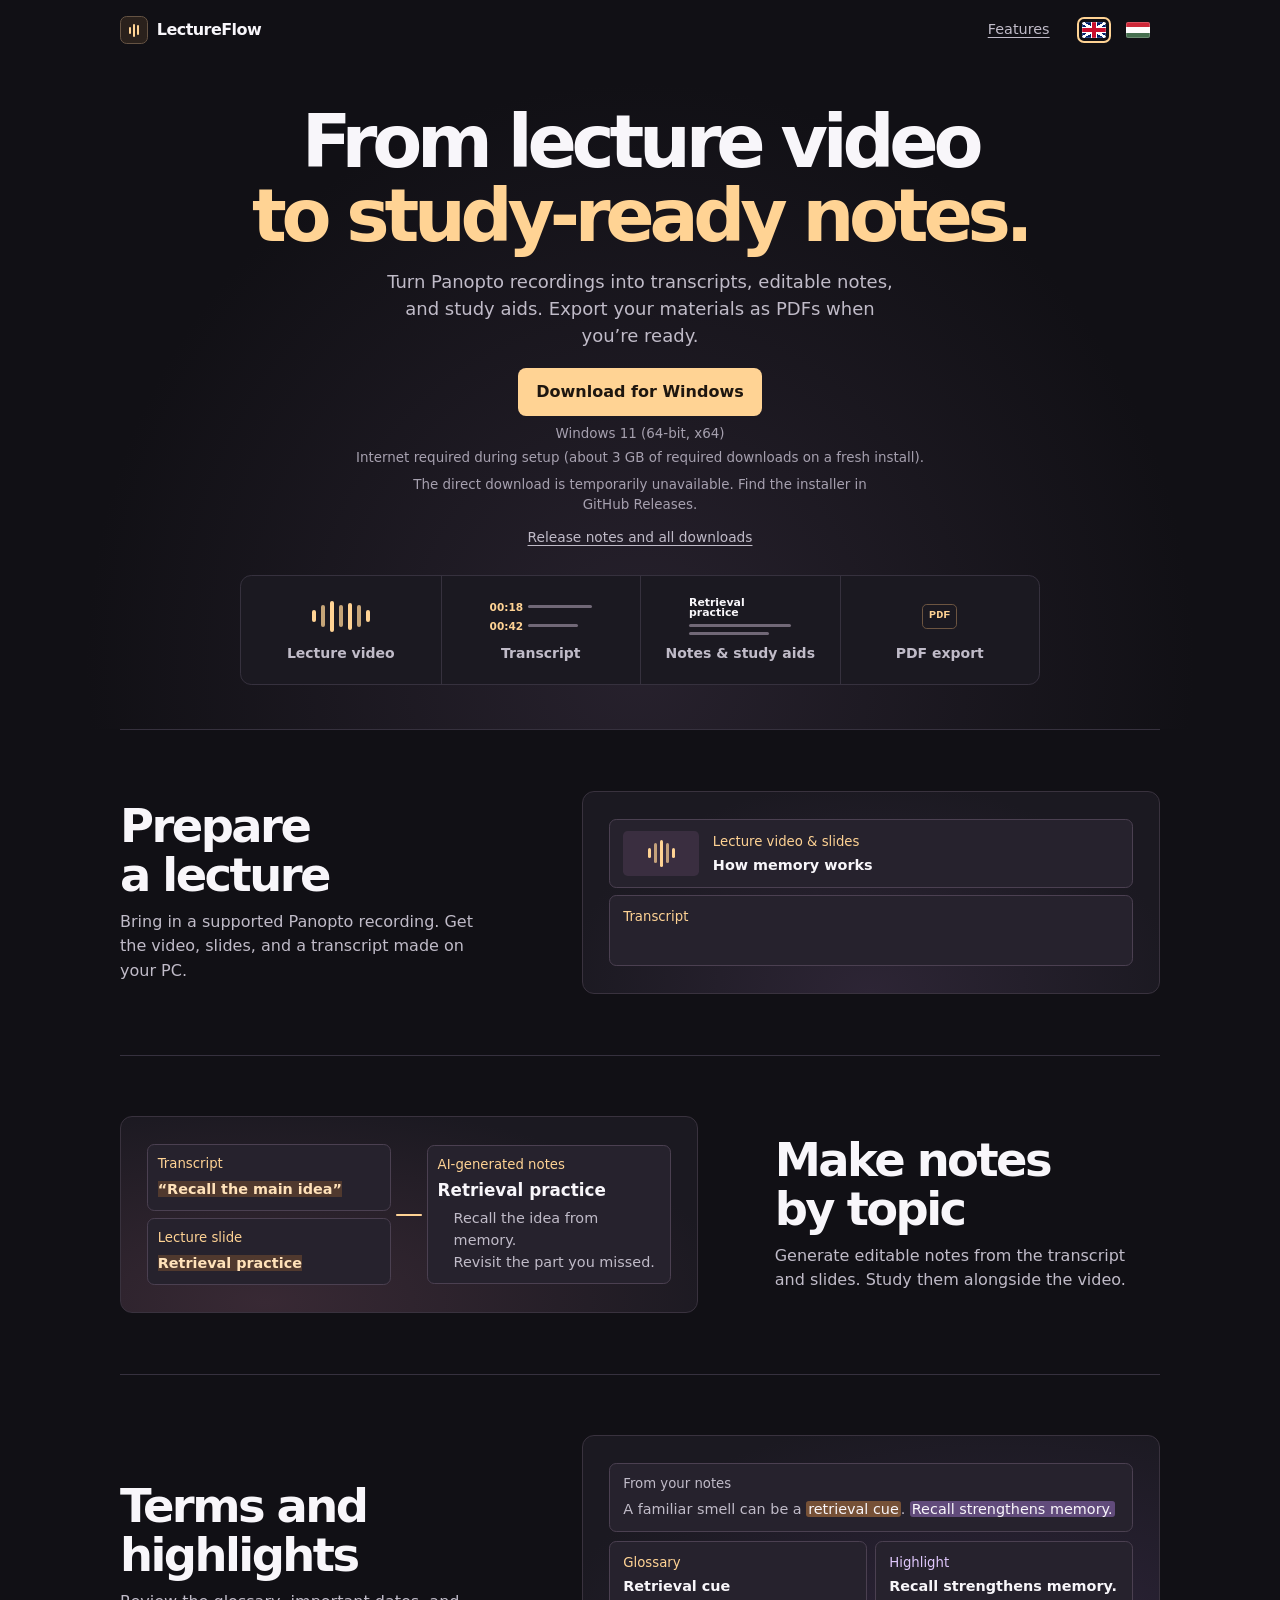
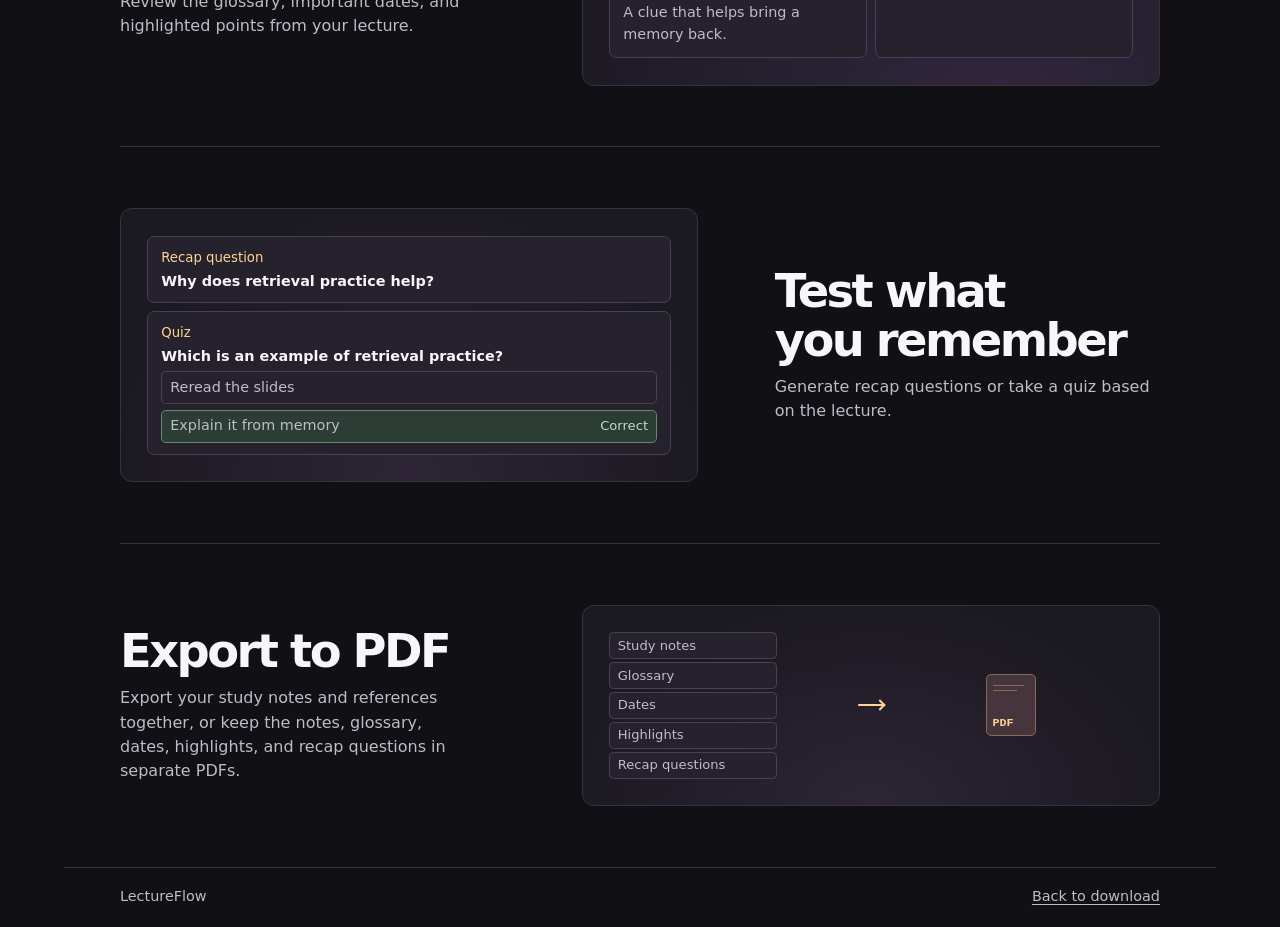
<file: docs/index.html>
<!doctype html>
<html lang="en">
<head>
  <meta charset="utf-8">
  <meta name="viewport" content="width=device-width, initial-scale=1">
  <meta name="description" content="Turn Panopto recordings into transcripts, editable notes, and study aids. Export your materials as PDFs when you’re ready.">
  <title>LectureFlow — From lecture video to study-ready notes</title>
  <link rel="alternate" hreflang="en" href="./">
  <link rel="alternate" hreflang="hu" href="./hu/">
  <link rel="stylesheet" href="./style.css">
  <link rel="preconnect" href="https://raw.githubusercontent.com" crossorigin>
  <script type="module" src="./download.js"></script>
</head>
<body id="lf-study-landing">
  <header class="lf-site-header lf-wrap">
    <span class="lf-brand"><span class="lf-mark" aria-hidden="true"><i></i><i></i><i></i></span>LectureFlow</span>
    <nav aria-label="Page navigation">
      <a class="lf-features-link" href="#lf-study-workflow">Features</a>
      <div class="lf-languages" role="group" aria-label="Language">
        <a href="./" hreflang="en" lang="en" aria-label="English" aria-current="page"><span class="lf-flag lf-flag-en" aria-hidden="true"></span></a>
        <a href="./hu/" hreflang="hu" lang="hu" aria-label="Magyar" aria-current="false"><span class="lf-flag lf-flag-hu" aria-hidden="true"></span></a>
      </div>
    </nav>
  </header>

  <main>
    <section id="lf-study-download" class="lf-hero lf-wrap" aria-labelledby="lf-study-title">
      <div class="lf-hero-copy">
        <h1 id="lf-study-title">From lecture video<br class="lf-desktop-break"> <span>to study-ready notes.</span></h1>
        <p>Turn Panopto recordings into transcripts, editable notes, and study aids. Export your materials as PDFs when you’re ready.</p>
        <a class="lf-download" data-download inert href="https://github.com/tamasmaul1/LectureFlow-releases/releases">Download for Windows</a>
        <p class="lf-compatibility">Windows 11 (64-bit, x64)<span data-release-info></span></p>
        <p class="lf-install-note">Internet required during setup (about 3 GB of required downloads on a fresh install).</p>
        <p class="lf-download-status" data-download-status data-unavailable="The direct download is temporarily unavailable. Find the installer in GitHub Releases." role="status" hidden></p>
        <noscript><p class="lf-download-status">Find the Windows installer using the release link below.</p></noscript>
        <a class="lf-release" href="https://github.com/tamasmaul1/LectureFlow-releases/releases">Release notes and all downloads</a>
      </div>

      <ol class="lf-stages" aria-label="Lecture preparation and study workflow">
        <li><div class="lf-stage-art lf-stage-video" aria-hidden="true"><span></span><span></span><span></span><span></span><span></span><span></span><span></span></div><span>Lecture video</span></li>
        <li><div class="lf-stage-art lf-stage-lines" aria-hidden="true"><span>00:18</span><i></i><span>00:42</span><i></i></div><span>Transcript</span></li>
        <li><div class="lf-stage-art lf-stage-notes" aria-hidden="true"><strong>Retrieval practice</strong><i></i><i></i></div><span>Notes &amp; study aids</span></li>
        <li><div class="lf-stage-art lf-stage-export" aria-hidden="true"><span>PDF</span></div><span>PDF export</span></li>
      </ol>
    </section>

    <section id="lf-study-workflow" class="lf-features lf-wrap" aria-label="Features">
      <article class="lf-feature">
        <div class="lf-feature-copy">
          <h2>Prepare a lecture</h2>
          <p>Bring in a supported Panopto recording. Get the video, slides, and a transcript made on your PC.</p>
        </div>
        <figure class="lf-visual lf-visual-prep" aria-label="Sample lecture video and timestamped transcript">
          <div class="lf-video-sample">
            <div class="lf-video-slide" aria-hidden="true"><span></span><span></span><span></span><span></span><span></span></div>
            <div><span class="lf-visual-label">Lecture video &amp; slides</span><strong>How memory works</strong></div>
          </div>
          <div class="lf-transcript-sample"><span class="lf-visual-label">Transcript</span><p><time datetime="PT12M48S">12:48</time> “Try recalling the main idea from memory.”</p></div>
        </figure>
      </article>

      <article class="lf-feature">
        <div class="lf-feature-copy">
          <h2>Make notes by topic</h2>
          <p>Generate editable notes from the transcript and slides. Study them alongside the video.</p>
        </div>
        <figure class="lf-visual lf-visual-notes" aria-label="The transcript and slides are used to generate editable topic notes">
          <div class="lf-note-inputs">
            <div class="lf-note-input"><span class="lf-visual-label">Transcript</span><strong class="lf-source-highlight">“Recall the main idea”</strong></div>
            <div class="lf-note-input"><span class="lf-visual-label">Lecture slide</span><strong class="lf-source-highlight">Retrieval practice</strong></div>
          </div>
          <div class="lf-flow-line" aria-hidden="true"><span></span></div>
          <div class="lf-note-sample">
            <span class="lf-visual-label">AI-generated notes</span>
            <strong>Retrieval practice</strong>
            <ul><li class="lf-note-line">Recall the idea from memory.</li><li class="lf-note-line">Revisit the part you missed.</li></ul>
          </div>
        </figure>
      </article>

      <article class="lf-feature">
        <div class="lf-feature-copy">
          <h2>Terms and highlights</h2>
          <p>Review the glossary, important dates, and highlighted points from your lecture.</p>
        </div>
        <figure class="lf-visual lf-visual-aids" aria-label="A term from the notes gets a definition and a key sentence is saved as a highlight">
          <div class="lf-aid-source">
            <span class="lf-visual-label">From your notes</span>
            <p>A familiar smell can be a <mark class="lf-aid-term">retrieval cue</mark>. <mark class="lf-aid-point">Recall strengthens memory.</mark></p>
          </div>
          <div class="lf-aid-sample lf-aid-entry"><span class="lf-visual-label">Glossary</span><strong>Retrieval cue</strong><p>A clue that helps bring a memory back.</p></div>
          <div class="lf-aid-sample lf-aid-entry lf-aid-highlight"><span class="lf-visual-label">Highlight</span><strong>Recall strengthens memory.</strong></div>
        </figure>
      </article>

      <article class="lf-feature">
        <div class="lf-feature-copy">
          <h2>Test what you remember</h2>
          <p>Generate recap questions or take a quiz based on the lecture.</p>
        </div>
        <figure class="lf-visual lf-visual-test" aria-label="An open-ended recap question and a correctly answered quiz question">
          <div class="lf-aid-sample lf-recap-sample"><span class="lf-visual-label">Recap question</span><strong>Why does retrieval practice help?</strong></div>
          <div class="lf-aid-sample lf-quiz-sample">
            <span class="lf-visual-label">Quiz</span><strong>Which is an example of retrieval practice?</strong>
            <div class="lf-quiz-choice lf-quiz-other">Reread the slides</div>
            <div class="lf-quiz-choice"><span>Explain it from memory</span><span class="lf-quiz-result">Correct</span></div>
          </div>
        </figure>
      </article>

      <article class="lf-feature">
        <div class="lf-feature-copy">
          <h2>Export to PDF</h2>
          <p>Export your study notes and references together, or keep the notes, glossary, dates, highlights, and recap questions in separate PDFs.</p>
        </div>
        <figure class="lf-visual lf-visual-export" aria-label="Study notes and reference sections collect into a PDF document">
          <ul class="lf-export-parts" aria-label="Contents"><li>Study notes</li><li>Glossary</li><li>Dates</li><li>Highlights</li><li>Recap questions</li></ul>
          <div class="lf-flow-line" aria-hidden="true"><span></span></div>
          <div class="lf-export-file"><span class="lf-paper" aria-hidden="true"><b>PDF</b></span></div>
        </figure>
      </article>
    </section>
  </main>

  <footer class="lf-footer lf-wrap"><span>LectureFlow</span><a href="#lf-study-download">Back to download</a></footer>
</body>
</html>
</file>
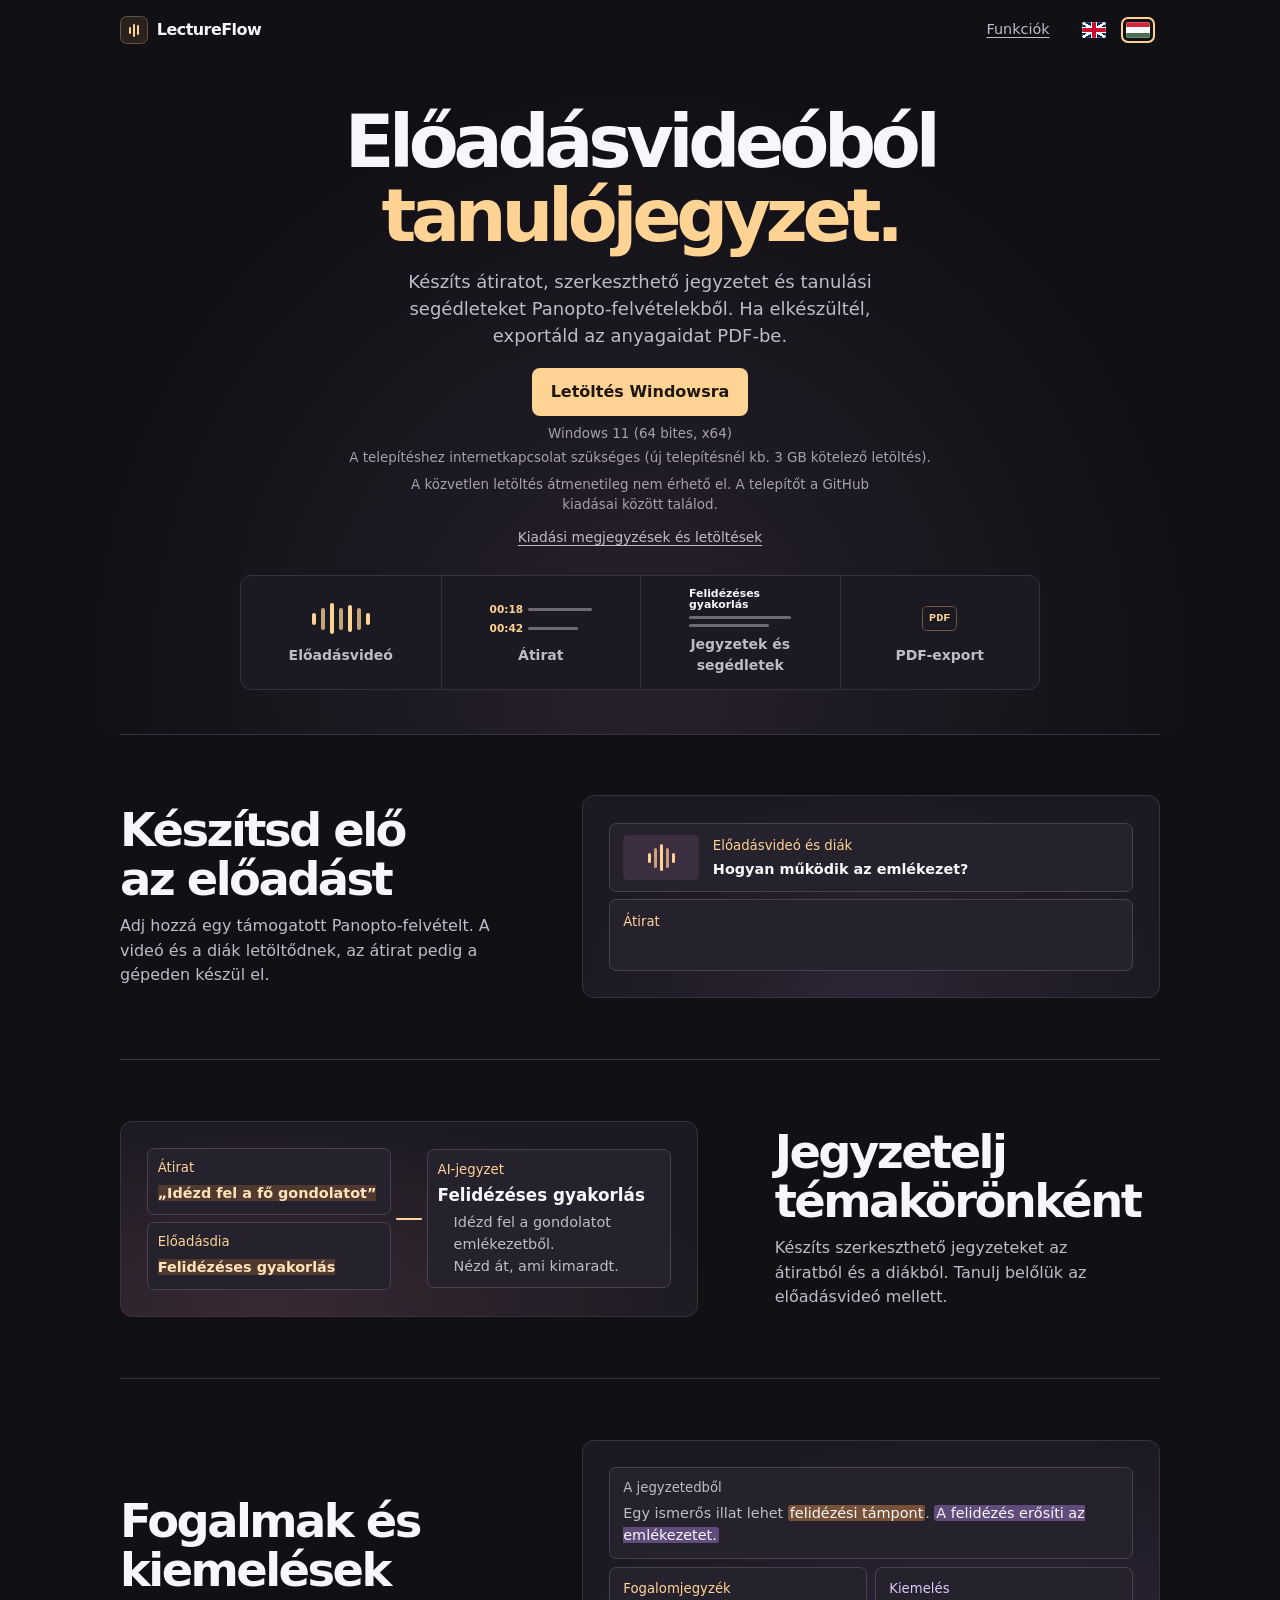
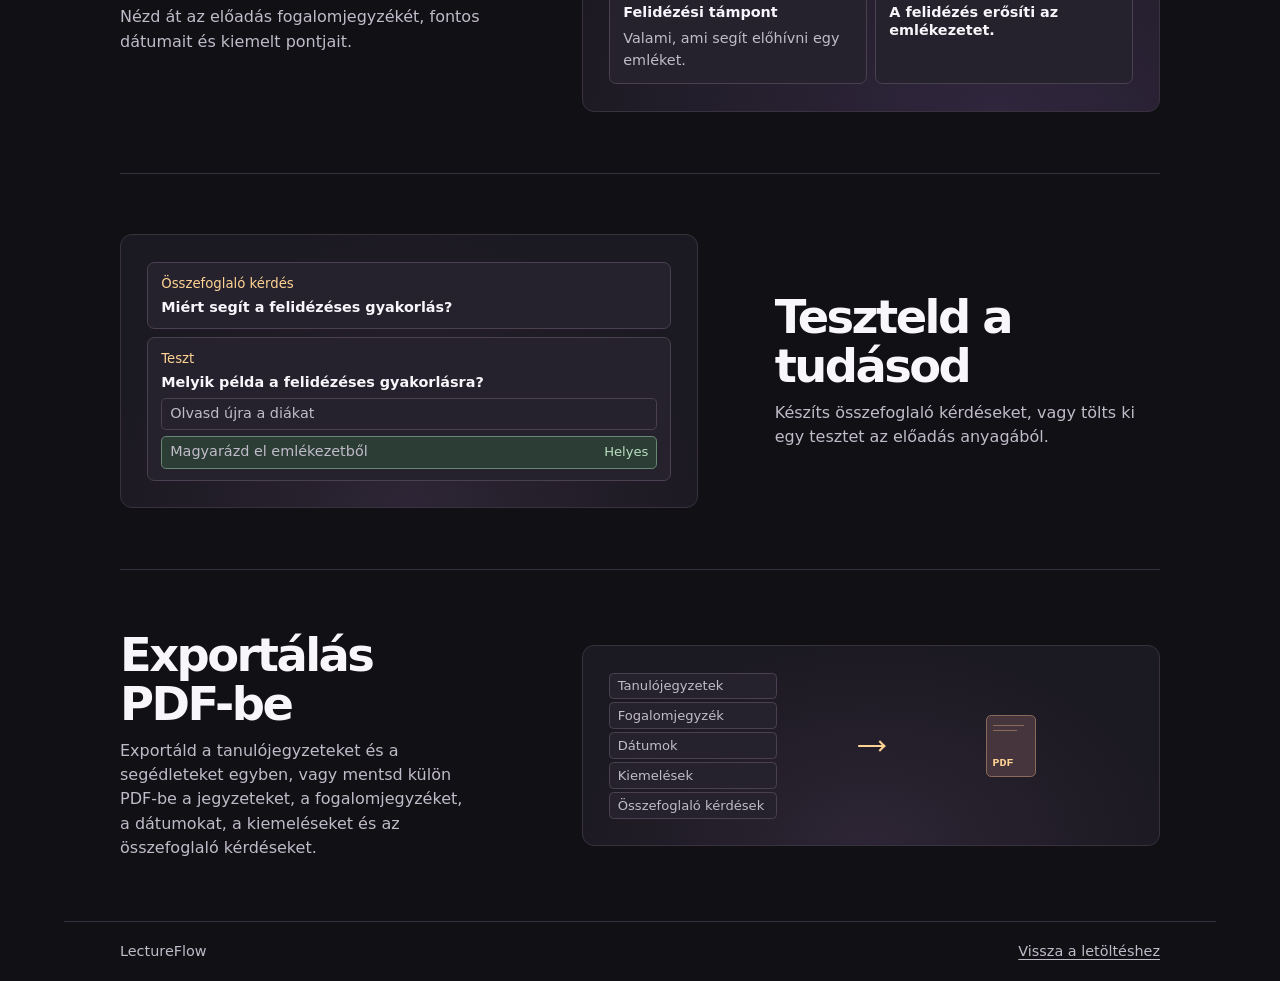
<file: docs/hu/index.html>
<!doctype html>
<html lang="hu">
<head>
  <meta charset="utf-8">
  <meta name="viewport" content="width=device-width, initial-scale=1">
  <meta name="description" content="Készíts átiratot, szerkeszthető jegyzetet és tanulási segédleteket Panopto-felvételekből. Ha elkészültél, exportáld az anyagaidat PDF-be.">
  <title>LectureFlow — Előadásvideóból tanulójegyzet</title>
  <link rel="alternate" hreflang="en" href="../">
  <link rel="alternate" hreflang="hu" href="./">
  <link rel="stylesheet" href="../style.css">
  <link rel="preconnect" href="https://raw.githubusercontent.com" crossorigin>
  <script type="module" src="../download.js"></script>
</head>
<body id="lf-study-landing">
  <header class="lf-site-header lf-wrap">
    <span class="lf-brand"><span class="lf-mark" aria-hidden="true"><i></i><i></i><i></i></span>LectureFlow</span>
    <nav aria-label="Oldalnavigáció">
      <a class="lf-features-link" href="#lf-study-workflow">Funkciók</a>
      <div class="lf-languages" role="group" aria-label="Nyelv">
        <a href="../" hreflang="en" lang="en" aria-label="English" aria-current="false"><span class="lf-flag lf-flag-en" aria-hidden="true"></span></a>
        <a href="./" hreflang="hu" lang="hu" aria-label="Magyar" aria-current="page"><span class="lf-flag lf-flag-hu" aria-hidden="true"></span></a>
      </div>
    </nav>
  </header>

  <main>
    <section id="lf-study-download" class="lf-hero lf-wrap" aria-labelledby="lf-study-title">
      <div class="lf-hero-copy">
        <h1 id="lf-study-title">Előadásvideóból<br class="lf-desktop-break"> <span>tanulójegyzet.</span></h1>
        <p>Készíts átiratot, szerkeszthető jegyzetet és tanulási segédleteket Panopto-felvételekből. Ha elkészültél, exportáld az anyagaidat PDF-be.</p>
        <a class="lf-download" data-download inert href="https://github.com/tamasmaul1/LectureFlow-releases/releases">Letöltés Windowsra</a>
        <p class="lf-compatibility">Windows 11 (64 bites, x64)<span data-release-info></span></p>
        <p class="lf-install-note">A telepítéshez internetkapcsolat szükséges (új telepítésnél kb. 3 GB kötelező letöltés).</p>
        <p class="lf-download-status" data-download-status data-unavailable="A közvetlen letöltés átmenetileg nem érhető el. A telepítőt a GitHub kiadásai között találod." role="status" hidden></p>
        <noscript><p class="lf-download-status">A Windows-telepítőt az alábbi kiadási linken találod.</p></noscript>
        <a class="lf-release" href="https://github.com/tamasmaul1/LectureFlow-releases/releases">Kiadási megjegyzések és letöltések</a>
      </div>

      <ol class="lf-stages" aria-label="Az előadás előkészítésétől a tanulásig">
        <li><div class="lf-stage-art lf-stage-video" aria-hidden="true"><span></span><span></span><span></span><span></span><span></span><span></span><span></span></div><span>Előadásvideó</span></li>
        <li><div class="lf-stage-art lf-stage-lines" aria-hidden="true"><span>00:18</span><i></i><span>00:42</span><i></i></div><span>Átirat</span></li>
        <li><div class="lf-stage-art lf-stage-notes" aria-hidden="true"><strong>Felidézéses gyakorlás</strong><i></i><i></i></div><span>Jegyzetek és segédletek</span></li>
        <li><div class="lf-stage-art lf-stage-export" aria-hidden="true"><span>PDF</span></div><span>PDF-export</span></li>
      </ol>
    </section>

    <section id="lf-study-workflow" class="lf-features lf-wrap" aria-label="Funkciók">
      <article class="lf-feature">
        <div class="lf-feature-copy">
          <h2>Készítsd elő az előadást</h2>
          <p>Adj hozzá egy támogatott Panopto-felvételt. A videó és a diák letöltődnek, az átirat pedig a gépeden készül el.</p>
        </div>
        <figure class="lf-visual lf-visual-prep" aria-label="Példa előadásvideóra és időbélyeges átiratra">
          <div class="lf-video-sample">
            <div class="lf-video-slide" aria-hidden="true"><span></span><span></span><span></span><span></span><span></span></div>
            <div><span class="lf-visual-label">Előadásvideó és diák</span><strong>Hogyan működik az emlékezet?</strong></div>
          </div>
          <div class="lf-transcript-sample"><span class="lf-visual-label">Átirat</span><p><time datetime="PT12M48S">12:48</time> „Próbáld meg emlékezetből felidézni a fő gondolatot.”</p></div>
        </figure>
      </article>

      <article class="lf-feature">
        <div class="lf-feature-copy">
          <h2>Jegyzetelj témakörönként</h2>
          <p>Készíts szerkeszthető jegyzeteket az átiratból és a diákból. Tanulj belőlük az előadásvideó mellett.</p>
        </div>
        <figure class="lf-visual lf-visual-notes" aria-label="Az átirat és a diák alapján szerkeszthető jegyzet készül témakörönként">
          <div class="lf-note-inputs">
            <div class="lf-note-input"><span class="lf-visual-label">Átirat</span><strong class="lf-source-highlight">„Idézd fel a fő gondolatot”</strong></div>
            <div class="lf-note-input"><span class="lf-visual-label">Előadásdia</span><strong class="lf-source-highlight">Felidézéses gyakorlás</strong></div>
          </div>
          <div class="lf-flow-line" aria-hidden="true"><span></span></div>
          <div class="lf-note-sample">
            <span class="lf-visual-label">AI-jegyzet</span>
            <strong>Felidézéses gyakorlás</strong>
            <ul><li class="lf-note-line">Idézd fel a gondolatot emlékezetből.</li><li class="lf-note-line">Nézd át, ami kimaradt.</li></ul>
          </div>
        </figure>
      </article>

      <article class="lf-feature">
        <div class="lf-feature-copy">
          <h2>Fogalmak és kiemelések</h2>
          <p>Nézd át az előadás fogalomjegyzékét, fontos dátumait és kiemelt pontjait.</p>
        </div>
        <figure class="lf-visual lf-visual-aids" aria-label="Egy fogalom magyarázatot kap, egy fontos mondat pedig a kiemelések közé kerül">
          <div class="lf-aid-source">
            <span class="lf-visual-label">A jegyzetedből</span>
            <p>Egy ismerős illat lehet <mark class="lf-aid-term">felidézési támpont</mark>. <mark class="lf-aid-point">A felidézés erősíti az emlékezetet.</mark></p>
          </div>
          <div class="lf-aid-sample lf-aid-entry"><span class="lf-visual-label">Fogalomjegyzék</span><strong>Felidézési támpont</strong><p>Valami, ami segít előhívni egy emléket.</p></div>
          <div class="lf-aid-sample lf-aid-entry lf-aid-highlight"><span class="lf-visual-label">Kiemelés</span><strong>A felidézés erősíti az emlékezetet.</strong></div>
        </figure>
      </article>

      <article class="lf-feature">
        <div class="lf-feature-copy">
          <h2>Teszteld a tudásod</h2>
          <p>Készíts összefoglaló kérdéseket, vagy tölts ki egy tesztet az előadás anyagából.</p>
        </div>
        <figure class="lf-visual lf-visual-test" aria-label="Nyitott összefoglaló kérdés és helyesen megválaszolt tesztkérdés">
          <div class="lf-aid-sample lf-recap-sample"><span class="lf-visual-label">Összefoglaló kérdés</span><strong>Miért segít a felidézéses gyakorlás?</strong></div>
          <div class="lf-aid-sample lf-quiz-sample">
            <span class="lf-visual-label">Teszt</span><strong>Melyik példa a felidézéses gyakorlásra?</strong>
            <div class="lf-quiz-choice lf-quiz-other">Olvasd újra a diákat</div>
            <div class="lf-quiz-choice"><span>Magyarázd el emlékezetből</span><span class="lf-quiz-result">Helyes</span></div>
          </div>
        </figure>
      </article>

      <article class="lf-feature">
        <div class="lf-feature-copy">
          <h2>Exportálás PDF-be</h2>
          <p>Exportáld a tanulójegyzeteket és a segédleteket egyben, vagy mentsd külön PDF-be a jegyzeteket, a fogalomjegyzéket, a dátumokat, a kiemeléseket és az összefoglaló kérdéseket.</p>
        </div>
        <figure class="lf-visual lf-visual-export" aria-label="A tanulójegyzetek és a segédletek egy PDF-dokumentumba kerülnek">
          <ul class="lf-export-parts" aria-label="Tartalom"><li>Tanulójegyzetek</li><li>Fogalomjegyzék</li><li>Dátumok</li><li>Kiemelések</li><li>Összefoglaló kérdések</li></ul>
          <div class="lf-flow-line" aria-hidden="true"><span></span></div>
          <div class="lf-export-file"><span class="lf-paper" aria-hidden="true"><b>PDF</b></span></div>
        </figure>
      </article>
    </section>
  </main>

  <footer class="lf-footer lf-wrap"><span>LectureFlow</span><a href="#lf-study-download">Vissza a letöltéshez</a></footer>
</body>
</html>
</file>
<file: docs/style.css>
#lf-study-landing {
    color-scheme: dark;
    --lf-bg: #111015;
    --lf-ink: #f8f6fa;
    --lf-muted: #c0bbc8;
    --lf-dim: #a6a0af;
    --lf-accent: #ffd394;
    --lf-border: #36313e;
    --lf-panel: #1b1921;
    --lf-gutter: clamp(1rem, 5vw, 3.5rem);
    margin: 0;
    background: var(--lf-bg);
    color: var(--lf-ink);
    font: 1rem/1.52 'Segoe UI', system-ui, sans-serif;
  }
  #lf-study-landing *, #lf-study-landing *::before, #lf-study-landing *::after { box-sizing: border-box; }
  #lf-study-landing h1, #lf-study-landing h2, #lf-study-landing p, #lf-study-landing figure { margin: 0; }
  #lf-study-landing a { color: inherit; text-underline-offset: .23em; }
  #lf-study-landing a:focus-visible { outline: 2px solid var(--lf-accent); outline-offset: 4px; }
  #lf-study-landing .lf-wrap { max-width: 72rem; margin-inline: auto; padding-inline: var(--lf-gutter); }
  #lf-study-landing .lf-site-header, #lf-study-landing .lf-footer { display: flex; justify-content: space-between; align-items: center; gap: .75rem; min-height: 60px; }
  #lf-study-landing .lf-site-header a, #lf-study-landing .lf-footer a { display: inline-flex; align-items: center; min-height: 44px; color: var(--lf-muted); font-size: .9rem; }
  #lf-study-landing .lf-site-header nav { display: flex; align-items: center; gap: clamp(.4rem, 2vw, 1.4rem); }
  #lf-study-landing .lf-languages { display: flex; }
  #lf-study-landing .lf-languages a { width: 44px; justify-content: center; border-radius: .35rem; }
  #lf-study-landing .lf-languages a[aria-current="page"] .lf-flag { outline: 2px solid var(--lf-accent); outline-offset: 3px; }
  #lf-study-landing .lf-flag { width: 24px; height: 16px; box-shadow: inset 0 0 0 1px #fff3; border-radius: 2px; }
  #lf-study-landing .lf-flag-hu { background: linear-gradient(#ce2939 33.33%, #fff 33.33% 66.67%, #477050 66.67%); }
  #lf-study-landing .lf-flag-en {
    background:
      linear-gradient(90deg, transparent 43%, #c8102e 43% 57%, transparent 57%),
      linear-gradient(transparent 39%, #c8102e 39% 61%, transparent 61%),
      linear-gradient(90deg, transparent 37%, #fff 37% 63%, transparent 63%),
      linear-gradient(transparent 31%, #fff 31% 69%, transparent 69%),
      linear-gradient(33deg, transparent 45%, #fff 45% 55%, transparent 55%),
      linear-gradient(-33deg, transparent 45%, #fff 45% 55%, transparent 55%), #012169;
  }
  #lf-study-landing .lf-brand { display: inline-flex; align-items: center; gap: .55rem; font-weight: 660; letter-spacing: -.035em; }
  #lf-study-landing .lf-mark { display: flex; justify-content: center; align-items: center; gap: 2px; width: 28px; height: 28px; border: 1px solid #655343; border-radius: .42rem; background: #2a211c; color: var(--lf-accent); }
  #lf-study-landing .lf-mark i { width: 2px; height: 7px; border-radius: 3px; background: currentColor; }
  #lf-study-landing .lf-mark i:nth-child(2) { height: 13px; }
  #lf-study-landing .lf-mark i:nth-child(3) { height: 10px; }

  #lf-study-landing .lf-hero { padding-top: clamp(1.5rem, 4.5vw, 2.8rem); padding-bottom: clamp(1.5rem, 4.5vw, 2.75rem); text-align: center; background: radial-gradient(ellipse at 50% 90%, #27212d 0%, transparent 68%); }
  #lf-study-landing h1 { font-size: clamp(2.1rem, 6.7vw, 4.55rem); line-height: 1.02; font-weight: 670; letter-spacing: -.072em; text-wrap: balance; }
  #lf-study-landing h1 span { color: var(--lf-accent); }
  #lf-study-landing .lf-hero-copy > p:first-of-type { max-width: 34rem; margin: .9rem auto 1.15rem; color: var(--lf-muted); font-size: clamp(1rem, 2vw, 1.125rem); text-wrap: pretty; }
  #lf-study-landing .lf-download { display: inline-flex; justify-content: center; align-items: center; gap: .45rem; min-height: 48px; padding: .55rem 1.15rem; border-radius: .5rem; color: #1e160f; background: var(--lf-accent); font-weight: 700; text-decoration: none; }
  #lf-study-landing .lf-download:hover { background: #ffe0b6; }
  #lf-study-landing .lf-compatibility, #lf-study-landing .lf-install-note, #lf-study-landing .lf-download-status { color: var(--lf-dim); font-size: .84rem; }
  #lf-study-landing .lf-compatibility { margin-top: .5rem; }
  #lf-study-landing .lf-install-note { margin-top: .2rem; }
  #lf-study-landing .lf-download-status { margin: .4rem auto 0; max-width: 30rem; }
  #lf-study-landing .lf-release { display: inline-flex; align-items: center; min-height: 44px; color: var(--lf-muted); font-size: .86rem; }

  #lf-study-landing .lf-stages { display: grid; grid-template-columns: repeat(4, minmax(0, 1fr)); max-width: 50rem; margin: 1rem auto 0; padding: 0; border: 1px solid var(--lf-border); border-radius: .7rem; background: var(--lf-panel); list-style: none; }
  #lf-study-landing .lf-stages li { display: grid; align-content: center; justify-items: center; gap: .42rem; min-width: 0; min-height: 108px; padding: .75rem .3rem; color: var(--lf-muted); font-size: .875rem; font-weight: 600; }
  #lf-study-landing .lf-stages li + li { border-left: 1px solid var(--lf-border); }
  #lf-study-landing .lf-stage-art { width: min(6.4rem, 85%); height: 39px; }
  #lf-study-landing .lf-stage-video { display: flex; align-items: center; justify-content: center; gap: 5px; color: var(--lf-accent); }
  #lf-study-landing .lf-stage-video span { width: 4px; height: 12px; border-radius: 4px; background: currentColor; }
  #lf-study-landing .lf-stage-video span:nth-child(2n) { height: 22px; opacity: .75; }
  #lf-study-landing .lf-stage-video span:nth-child(3) { height: 31px; }
  #lf-study-landing .lf-stage-video span:nth-child(5) { height: 27px; }
  #lf-study-landing .lf-stage-lines { display: grid; grid-template-columns: auto 1fr; align-content: center; align-items: center; gap: 3px 5px; color: var(--lf-accent); font-size: .66rem; font-variant-numeric: tabular-nums; }
  #lf-study-landing .lf-stage-lines i, #lf-study-landing .lf-stage-notes i { height: 3px; border-radius: 3px; background: #716877; }
  #lf-study-landing .lf-stage-lines i:last-child, #lf-study-landing .lf-stage-notes i:last-child { width: 78%; }
  #lf-study-landing .lf-stage-notes { display: grid; align-content: center; gap: 5px; color: var(--lf-ink); font-size: .68rem; text-align: left; }
  #lf-study-landing .lf-stage-notes strong { line-height: 1; }
  #lf-study-landing .lf-stage-export { display: grid; place-items: center; }
  #lf-study-landing .lf-stage-export span { padding: .2rem .36rem; border: 1px solid #6d5541; border-radius: .3rem; color: var(--lf-accent); font: 650 .74rem/1.35 ui-monospace, monospace; }

  #lf-study-landing .lf-feature { display: grid; grid-template-columns: minmax(0, 4fr) minmax(0, 6fr); align-items: center; gap: clamp(1.5rem, 6vw, 5.5rem); padding-block: clamp(1.5rem, 5.8vw, 3.8rem); border-top: 1px solid var(--lf-border); }
  #lf-study-landing h2 { margin-bottom: .65rem; font-size: clamp(1.65rem, 4.4vw, 2.9rem); line-height: 1.05; letter-spacing: -.055em; text-wrap: balance; }
  #lf-study-landing .lf-feature-copy > p { max-width: 24rem; color: var(--lf-muted); text-wrap: pretty; }
  #lf-study-landing .lf-visual { display: grid; align-content: center; min-width: 0; min-height: 188px; padding: clamp(.65rem, 2.8vw, 1.65rem); border: 1px solid #39323e; border-radius: .75rem; color: var(--lf-muted); background: radial-gradient(ellipse at 50% 100%, #2d2535, #1b1921 75%); font-size: .9rem; }
  #lf-study-landing .lf-visual strong { display: block; color: var(--lf-ink); line-height: 1.24; }
  #lf-study-landing .lf-visual-label { display: block; margin-bottom: .3rem; color: var(--lf-accent); font-size: .83rem; }
  #lf-study-landing .lf-video-sample, #lf-study-landing .lf-transcript-sample, #lf-study-landing .lf-note-input, #lf-study-landing .lf-note-sample, #lf-study-landing .lf-aid-sample { padding: .7rem .8rem; border: 1px solid #4b4051; border-radius: .45rem; background: #26222d; }
  #lf-study-landing .lf-visual-prep { gap: .45rem; }
  #lf-study-landing .lf-video-sample { display: grid; grid-template-columns: 76px minmax(0, 1fr); align-items: center; gap: .85rem; }
  #lf-study-landing .lf-video-slide { display: flex; align-items: center; justify-content: center; gap: 3px; height: 45px; border-radius: .3rem; background: #3a2e40; color: var(--lf-accent); }
  #lf-study-landing .lf-video-slide span { width: 3px; height: 10px; border-radius: 4px; background: currentColor; }
  #lf-study-landing .lf-video-slide span:nth-child(2n) { height: 20px; opacity: .7; }
  #lf-study-landing .lf-video-slide span:nth-child(3) { height: 27px; }
  #lf-study-landing .lf-transcript-sample time { margin-right: .35rem; color: var(--lf-accent); font-variant-numeric: tabular-nums; }
  #lf-study-landing .lf-visual-notes, #lf-study-landing .lf-visual-export { grid-template-columns: minmax(0, 1fr) clamp(.65rem, 2.8vw, 1.6rem) minmax(0, 1fr); align-items: center; gap: .35rem; }
  #lf-study-landing .lf-visual-notes { background: radial-gradient(ellipse at 25% 95%, #382934, #1b1921 77%); }
  #lf-study-landing .lf-note-inputs { display: grid; gap: .42rem; }
  #lf-study-landing .lf-note-input, #lf-study-landing .lf-note-sample { padding: .58rem; }
  #lf-study-landing .lf-note-input strong { display: inline; color: #ffe2ba; background: #50392e; box-decoration-break: clone; }
  #lf-study-landing .lf-note-sample strong { font-size: 1.05rem; }
  #lf-study-landing .lf-note-sample ul { margin: .44rem 0 0; padding-left: 1rem; }
  #lf-study-landing .lf-flow-line { width: 100%; height: 2px; border-radius: 3px; background: #604a59; }
  #lf-study-landing .lf-flow-line span { display: block; width: 100%; height: 100%; border-radius: inherit; transform-origin: left; background: var(--lf-accent); }
  #lf-study-landing .lf-visual-aids { grid-template-columns: repeat(2, minmax(0, 1fr)); gap: .55rem; background: radial-gradient(ellipse at 72% 100%, #30263d, #1b1921 79%); }
  #lf-study-landing .lf-aid-source { grid-column: 1 / -1; padding: .65rem .8rem; border: 1px solid #4b4051; border-radius: .45rem; background: #26222d; }
  #lf-study-landing .lf-aid-source .lf-visual-label { color: var(--lf-muted); }
  #lf-study-landing .lf-aid-source mark { padding-inline: .12rem; border-radius: .18rem; color: var(--lf-ink); box-decoration-break: clone; }
  #lf-study-landing .lf-aid-term { --lf-aid-color: #765137; background: var(--lf-aid-color); }
  #lf-study-landing .lf-aid-point { --lf-aid-color: #614b7b; background: var(--lf-aid-color); }
  #lf-study-landing .lf-aid-entry { min-height: 112px; }
  #lf-study-landing .lf-aid-highlight .lf-visual-label { color: #dfc7fc; }
  #lf-study-landing .lf-aid-sample p { margin-top: .38rem; }
  #lf-study-landing .lf-visual-test { gap: .5rem; }
  #lf-study-landing .lf-quiz-choice { display: flex; flex-wrap: wrap; align-items: center; justify-content: space-between; gap: .25rem .55rem; margin-top: .35rem; padding: .28rem .5rem; border: 1px solid #698873; border-radius: .3rem; background: #2c3d36; }
  #lf-study-landing .lf-quiz-other { border-color: #4b4051; background: transparent; }
  #lf-study-landing .lf-quiz-result { color: #b7dfbe; font-size: .82rem; }
  #lf-study-landing .lf-export-parts { display: grid; gap: .2rem; width: min(100%, 10.5rem); margin: 0; padding: 0; list-style: none; }
  #lf-study-landing .lf-export-parts li { padding: .15rem .45rem; border: 1px solid #4b4051; border-radius: .28rem; background: #26222d; font-size: .82rem; }
  #lf-study-landing .lf-visual-export .lf-flow-line span { position: relative; }
  #lf-study-landing .lf-visual-export .lf-flow-line span::after { position: absolute; top: 50%; right: 0; width: .5rem; height: .5rem; border-top: 2px solid var(--lf-accent); border-right: 2px solid var(--lf-accent); content: ''; transform: translateY(-50%) rotate(45deg); }
  #lf-study-landing .lf-export-file { display: grid; justify-items: center; }
  #lf-study-landing .lf-paper { display: grid; align-items: end; justify-items: start; width: 50px; height: 62px; padding: .34rem; border: 1px solid #8a6a58; border-radius: .32rem; background: linear-gradient(#8a6a58, #8a6a58) .4rem .6rem / 65% 1px no-repeat, linear-gradient(#8a6a58, #8a6a58) .4rem .92rem / 50% 1px no-repeat, #47353d; color: var(--lf-accent); }
  #lf-study-landing .lf-paper b { font: 650 .73rem/1.2 ui-monospace, monospace; }
  #lf-study-landing .lf-footer { border-top: 1px solid var(--lf-border); color: var(--lf-muted); font-size: .9rem; }

  @media (prefers-reduced-motion: no-preference) {
    #lf-study-landing .lf-motion-enabled:not(.lf-animate) :is(.lf-transcript-sample p, .lf-note-sample, .lf-flow-line span, .lf-aid-entry, .lf-recap-sample strong, .lf-quiz-result, .lf-export-file) { opacity: 0; }
    #lf-study-landing .lf-visual-aids.lf-motion-enabled:not(.lf-animate) mark { background: transparent; }
    #lf-study-landing .lf-visual-test.lf-motion-enabled:not(.lf-animate) .lf-quiz-choice { border-color: #4b4051; background: transparent; }
    #lf-study-landing .lf-animate .lf-video-slide span { animation: lf-study-wave .9s .35s ease-in-out 2 alternate; }
    #lf-study-landing .lf-animate .lf-video-slide span:nth-child(even) { animation-delay: .52s; }
    #lf-study-landing .lf-animate .lf-transcript-sample p { animation: lf-study-reveal 1.15s 1.55s ease-out both; }
    #lf-study-landing .lf-animate .lf-source-highlight { animation: lf-study-highlight .9s .3s ease-out both; }
    #lf-study-landing .lf-animate .lf-note-input + .lf-note-input .lf-source-highlight { animation-delay: .6s; }
    #lf-study-landing .lf-animate .lf-flow-line span { animation: lf-study-flow .65s 1.15s ease-out both; }
    #lf-study-landing .lf-animate .lf-note-sample { animation: lf-study-arrive .55s 1.65s ease-out both; }
    #lf-study-landing .lf-animate .lf-note-line { animation: lf-study-reveal .55s 2s ease-out both; }
    #lf-study-landing .lf-animate .lf-note-line + .lf-note-line { animation-delay: 2.45s; }
    #lf-study-landing .lf-animate .lf-aid-source mark { animation: lf-study-aid-mark .55s .35s ease-out both; }
    #lf-study-landing .lf-animate .lf-aid-source .lf-aid-point { animation-delay: 1.45s; }
    #lf-study-landing .lf-animate .lf-aid-entry { animation: lf-study-arrive .8s .8s ease-out both; }
    #lf-study-landing .lf-animate .lf-aid-highlight { animation-delay: 2.1s; }
    #lf-study-landing .lf-animate .lf-recap-sample strong { animation: lf-study-reveal .9s .4s ease-out both; }
    #lf-study-landing .lf-animate .lf-quiz-choice:not(.lf-quiz-other) { animation: lf-study-select .8s 1.55s ease-out both; }
    #lf-study-landing .lf-animate .lf-quiz-result { animation: lf-study-reveal .6s 2.4s ease-out both; }
    #lf-study-landing .lf-animate .lf-export-parts li { animation: lf-study-packet .85s .35s ease-in-out both; }
    #lf-study-landing .lf-animate .lf-export-parts li:nth-child(2n) { animation-delay: .55s; }
    #lf-study-landing .lf-animate .lf-export-parts li:last-child { animation-delay: .75s; }
    #lf-study-landing .lf-visual-export.lf-animate .lf-flow-line span { animation-delay: 1.65s; }
    #lf-study-landing .lf-animate .lf-export-file { animation: lf-study-arrive .9s 2.15s ease-out both; }
  }
  @keyframes lf-study-wave { 0% { transform: scaleY(1); } 60% { transform: scaleY(.45); } 100% { transform: scaleY(1); } }
  @keyframes lf-study-reveal { from { opacity: 0; clip-path: inset(0 100% 0 0); } to { opacity: 1; clip-path: inset(0); } }
  @keyframes lf-study-highlight { from { background: transparent; } to { background: #50392e; } }
  @keyframes lf-study-aid-mark { from { background: transparent; } to { background: var(--lf-aid-color); } }
  @keyframes lf-study-flow { from { transform: scaleX(0); } to { transform: scaleX(1); } }
  @keyframes lf-study-arrive { from { opacity: 0; transform: translateY(8px); } to { opacity: 1; transform: translateY(0); } }
  @keyframes lf-study-select { from { border-color: #4b4051; background: transparent; } to { border-color: #698873; background: #2c3d36; } }
  @keyframes lf-study-packet { 0%, 100% { border-color: #4b4051; transform: translateX(0); } 65% { border-color: var(--lf-accent); transform: translateX(.22rem); } }

  @media (min-width: 601px) {
    #lf-study-landing .lf-feature:nth-child(even) { grid-template-columns: minmax(0, 6fr) minmax(0, 4fr); }
    #lf-study-landing .lf-feature:nth-child(even) .lf-feature-copy { grid-area: 1 / 2; }
    #lf-study-landing .lf-feature:nth-child(even) .lf-visual { grid-area: 1 / 1; }
  }
  @media (max-width: 600px) {
    #lf-study-landing .lf-stages { grid-template-columns: repeat(2, minmax(0, 1fr)); }
    #lf-study-landing .lf-stages li { min-height: 86px; }
    #lf-study-landing .lf-stages li:nth-child(3) { border-left: 0; }
    #lf-study-landing .lf-stages li:nth-child(n+3) { border-top: 1px solid var(--lf-border); }
    #lf-study-landing .lf-feature { grid-template-columns: minmax(0, 1fr); gap: .85rem; }
  }
  @media (max-width: 400px) {
    #lf-study-landing .lf-desktop-break { display: none; }
  }
</file>
